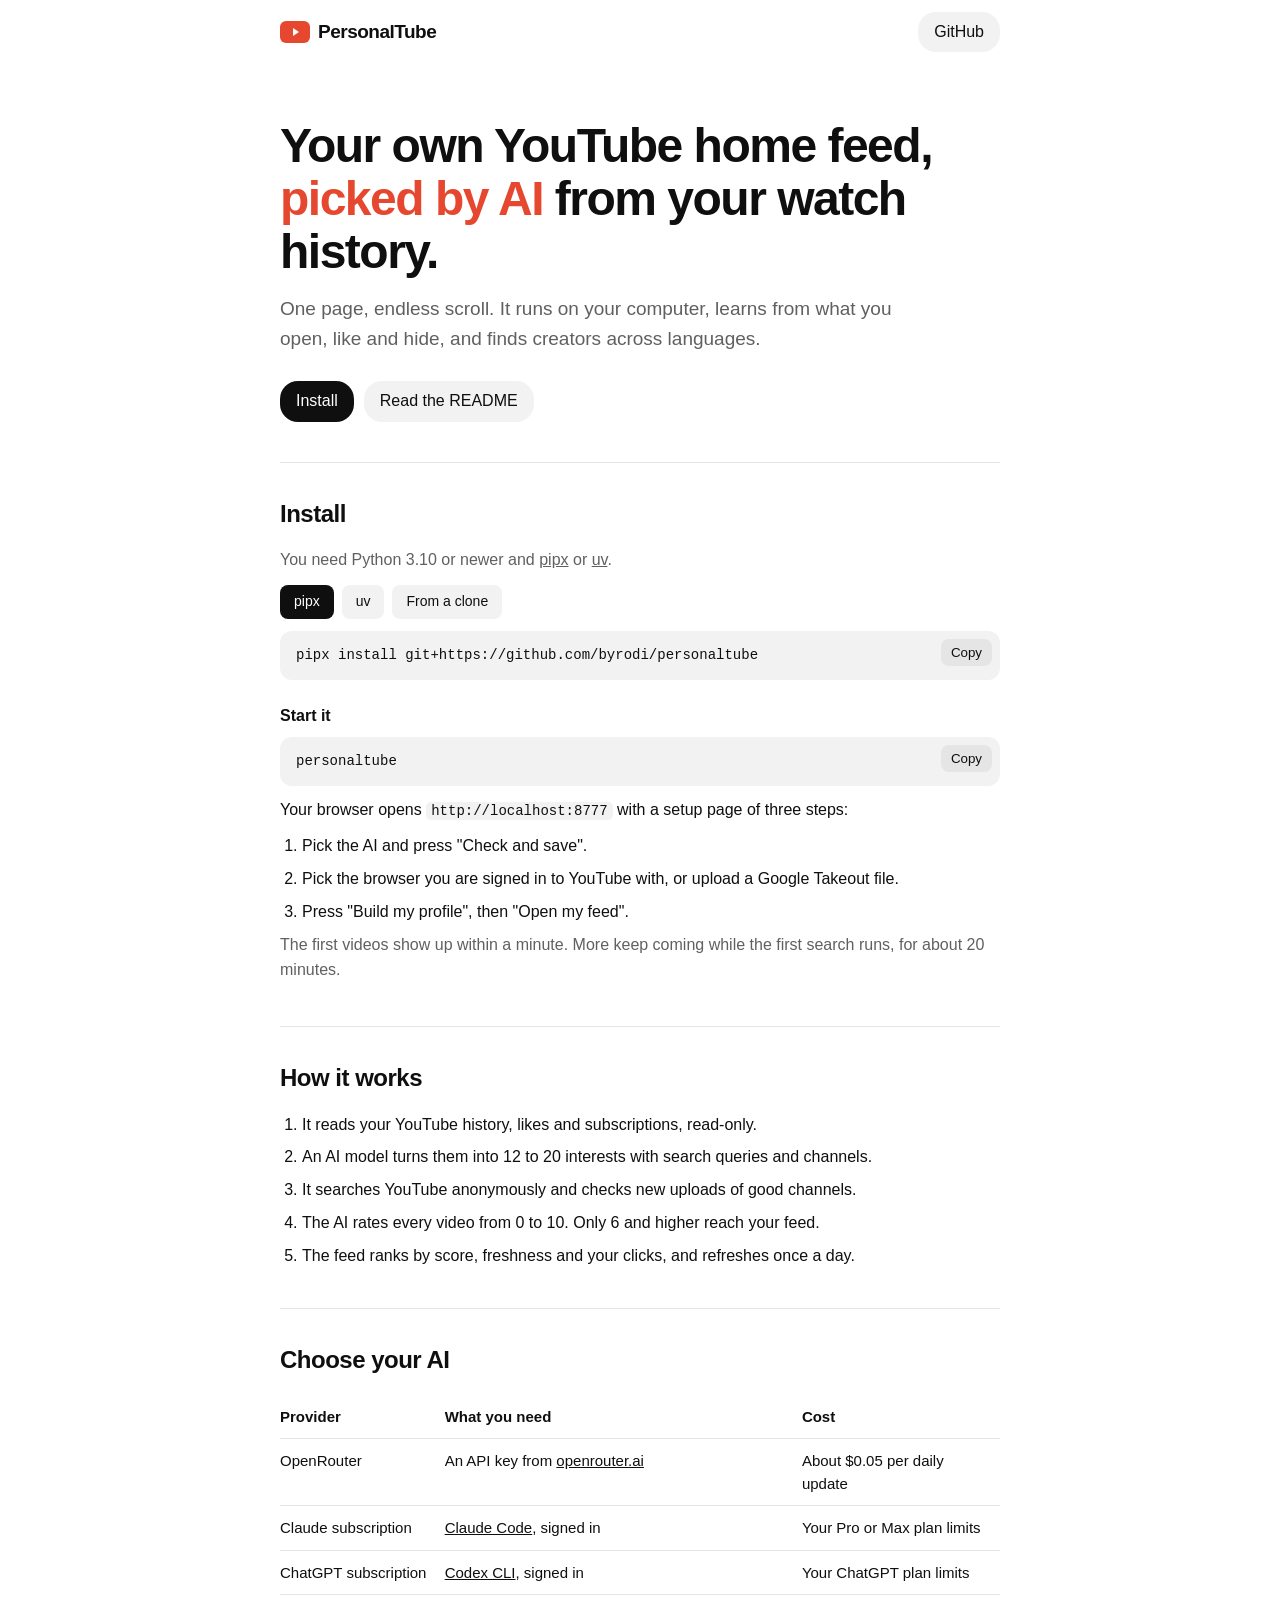
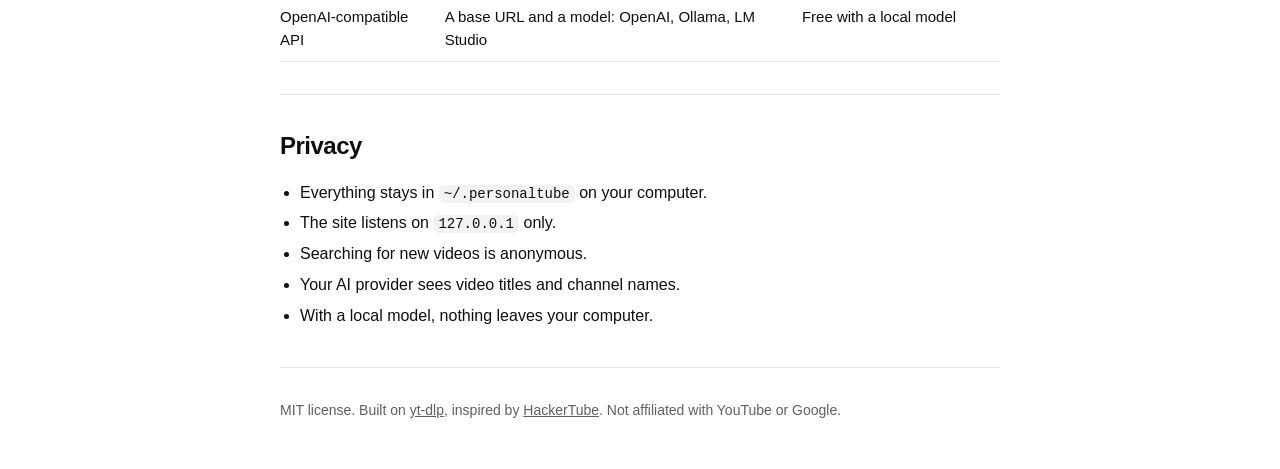
<file: pages/index.html>
<!doctype html>
<html lang="en">
<head>
<meta charset="utf-8">
<meta name="viewport" content="width=device-width, initial-scale=1, viewport-fit=cover">
<title>PersonalTube</title>
<meta name="description" content="Your own YouTube home feed, picked by AI from your watch history.">
<link rel="icon" href="data:image/svg+xml,%3Csvg xmlns='http://www.w3.org/2000/svg' viewBox='0 0 32 32'%3E%3Crect width='32' height='32' rx='8' fill='%23e5482f'/%3E%3Cpath d='M12 9v14l11-7z' fill='white'/%3E%3C/svg%3E">
<style>
:root {
  color-scheme: light;
  --bg: #ffffff;
  --bg2: #f2f2f2;
  --bg3: #e5e5e5;
  --fg: #0f0f0f;
  --muted: #606060;
  --accent: #e5482f;
}
@media (prefers-color-scheme: dark) {
  :root {
    color-scheme: dark;
    --bg: #0f0f0f;
    --bg2: #272727;
    --bg3: #3a3a3a;
    --fg: #f1f1f1;
    --muted: #aaaaaa;
    --accent: #ff6a4d;
  }
}
* { box-sizing: border-box; }
body {
  margin: 0;
  background: var(--bg);
  color: var(--fg);
  font: 16px/1.55 -apple-system, BlinkMacSystemFont, "Segoe UI", Roboto, Helvetica, Arial, sans-serif;
}
a { color: inherit; }
.wrap { max-width: 760px; margin: 0 auto; padding: 0 20px; }
header { height: 64px; display: flex; align-items: center; justify-content: space-between; }
.logo { display: flex; align-items: center; gap: 8px; font-weight: 700; font-size: 19px; letter-spacing: -0.5px; text-decoration: none; }
.mark { background: var(--accent); color: #fff; width: 30px; height: 22px; border-radius: 6px; display: grid; place-items: center; }
.mark svg { width: 16px; height: 16px; fill: currentColor; }
.pill { display: inline-flex; align-items: center; gap: 6px; padding: 8px 16px; border-radius: 18px; background: var(--bg2); font-weight: 500; text-decoration: none; }
.pill:hover { background: var(--bg3); }
.pill.main { background: var(--fg); color: var(--bg); }
.pill.main:hover { opacity: .85; }
.hero { padding: 56px 0 40px; }
h1 { font-size: clamp(32px, 6vw, 48px); line-height: 1.1; letter-spacing: -1.5px; margin: 0 0 16px; }
h1 em { font-style: normal; color: var(--accent); }
.lead { font-size: 19px; color: var(--muted); margin: 0 0 28px; max-width: 34em; }
.actions { display: flex; flex-wrap: wrap; gap: 10px; }
section { padding: 32px 0; border-top: 1px solid var(--bg3); }
h2 { font-size: 24px; letter-spacing: -0.5px; margin: 0 0 16px; }
h3 { font-size: 16px; margin: 24px 0 8px; }
p { margin: 0 0 12px; }
.muted { color: var(--muted); }
ol.steps { margin: 0; padding-left: 22px; }
ol.steps li { margin-bottom: 8px; }
.cmd { position: relative; margin: 0 0 12px; }
.cmd pre { margin: 0; padding: 14px 52px 14px 16px; background: var(--bg2); border-radius: 12px; overflow-x: auto; font: 14px/1.5 ui-monospace, SFMono-Regular, Menlo, Consolas, monospace; }
.cmd pre .c { color: var(--muted); }
.copy { position: absolute; top: 8px; right: 8px; border: 0; border-radius: 8px; padding: 6px 10px; background: var(--bg3); color: var(--fg); font: 12px/1 inherit; cursor: pointer; }
.copy:hover { background: var(--accent); color: #fff; }
.tabs { display: flex; gap: 8px; margin-bottom: 12px; }
.tab { border: 0; border-radius: 8px; padding: 6px 14px; background: var(--bg2); color: var(--fg); font: inherit; font-size: 14px; cursor: pointer; }
.tab[aria-selected="true"] { background: var(--fg); color: var(--bg); }
.table { overflow-x: auto; }
table { border-collapse: collapse; width: 100%; font-size: 15px; }
th, td { text-align: left; padding: 10px 12px 10px 0; border-bottom: 1px solid var(--bg3); vertical-align: top; }
th { font-weight: 600; }
ul.plain { margin: 0; padding-left: 20px; }
ul.plain li { margin-bottom: 6px; }
code { font: 14px ui-monospace, SFMono-Regular, Menlo, Consolas, monospace; background: var(--bg2); padding: 1px 5px; border-radius: 5px; }
footer { padding: 32px 0 48px; border-top: 1px solid var(--bg3); color: var(--muted); font-size: 14px; }
[hidden] { display: none !important; }
</style>
</head>
<body>
<div class="wrap">
  <header>
    <a class="logo" href="./"><span class="mark"><svg viewBox="0 0 24 24"><path d="M9 6v12l9-6z"/></svg></span>PersonalTube</a>
    <a class="pill" href="https://github.com/byrodi/personaltube">GitHub</a>
  </header>

  <div class="hero">
    <h1>Your own YouTube home feed, <em>picked by AI</em> from your watch history.</h1>
    <p class="lead">One page, endless scroll. It runs on your computer, learns from what you open, like and hide, and finds creators across languages.</p>
    <div class="actions">
      <a class="pill main" href="#install">Install</a>
      <a class="pill" href="https://github.com/byrodi/personaltube#readme">Read the README</a>
    </div>
  </div>

  <section id="install">
    <h2>Install</h2>
    <p class="muted">You need Python 3.10 or newer and <a href="https://pipx.pypa.io">pipx</a> or <a href="https://docs.astral.sh/uv/">uv</a>.</p>
    <div class="tabs" role="tablist">
      <button class="tab" role="tab" aria-selected="true" data-tab="pipx">pipx</button>
      <button class="tab" role="tab" aria-selected="false" data-tab="uv">uv</button>
      <button class="tab" role="tab" aria-selected="false" data-tab="clone">From a clone</button>
    </div>
    <div class="cmd" data-panel="pipx"><pre>pipx install git+https://github.com/byrodi/personaltube</pre><button class="copy">Copy</button></div>
    <div class="cmd" data-panel="uv" hidden><pre>uv tool install git+https://github.com/byrodi/personaltube</pre><button class="copy">Copy</button></div>
    <div class="cmd" data-panel="clone" hidden><pre>git clone https://github.com/byrodi/personaltube
cd personaltube
pipx install .</pre><button class="copy">Copy</button></div>

    <h3>Start it</h3>
    <div class="cmd"><pre>personaltube</pre><button class="copy">Copy</button></div>
    <p>Your browser opens <code>http://localhost:8777</code> with a setup page of three steps:</p>
    <ol class="steps">
      <li>Pick the AI and press "Check and save".</li>
      <li>Pick the browser you are signed in to YouTube with, or upload a Google Takeout file.</li>
      <li>Press "Build my profile", then "Open my feed".</li>
    </ol>
    <p class="muted">The first videos show up within a minute. More keep coming while the first search runs, for about 20 minutes.</p>
  </section>

  <section>
    <h2>How it works</h2>
    <ol class="steps">
      <li>It reads your YouTube history, likes and subscriptions, read-only.</li>
      <li>An AI model turns them into 12 to 20 interests with search queries and channels.</li>
      <li>It searches YouTube anonymously and checks new uploads of good channels.</li>
      <li>The AI rates every video from 0 to 10. Only 6 and higher reach your feed.</li>
      <li>The feed ranks by score, freshness and your clicks, and refreshes once a day.</li>
    </ol>
  </section>

  <section>
    <h2>Choose your AI</h2>
    <div class="table">
      <table>
        <tr><th>Provider</th><th>What you need</th><th>Cost</th></tr>
        <tr><td>OpenRouter</td><td>An API key from <a href="https://openrouter.ai">openrouter.ai</a></td><td>About $0.05 per daily update</td></tr>
        <tr><td>Claude subscription</td><td><a href="https://claude.com/claude-code">Claude Code</a>, signed in</td><td>Your Pro or Max plan limits</td></tr>
        <tr><td>ChatGPT subscription</td><td><a href="https://github.com/openai/codex">Codex CLI</a>, signed in</td><td>Your ChatGPT plan limits</td></tr>
        <tr><td>OpenAI-compatible API</td><td>A base URL and a model: OpenAI, Ollama, LM Studio</td><td>Free with a local model</td></tr>
      </table>
    </div>
  </section>

  <section>
    <h2>Privacy</h2>
    <ul class="plain">
      <li>Everything stays in <code>~/.personaltube</code> on your computer.</li>
      <li>The site listens on <code>127.0.0.1</code> only.</li>
      <li>Searching for new videos is anonymous.</li>
      <li>Your AI provider sees video titles and channel names.</li>
      <li>With a local model, nothing leaves your computer.</li>
    </ul>
  </section>

  <footer>
    MIT license. Built on <a href="https://github.com/yt-dlp/yt-dlp">yt-dlp</a>, inspired by <a href="https://hackertube.org">HackerTube</a>. Not affiliated with YouTube or Google.
  </footer>
</div>
<script>
document.querySelectorAll('.tab').forEach(tab => tab.addEventListener('click', () => {
  document.querySelectorAll('.tab').forEach(t => t.setAttribute('aria-selected', t === tab));
  document.querySelectorAll('[data-panel]').forEach(p => { p.hidden = p.dataset.panel !== tab.dataset.tab; });
}));
document.querySelectorAll('.copy').forEach(btn => btn.addEventListener('click', async () => {
  try {
    await navigator.clipboard.writeText(btn.previousElementSibling.textContent);
    btn.textContent = 'Copied';
  } catch {
    btn.textContent = 'Select and copy';
  }
  setTimeout(() => { btn.textContent = 'Copy'; }, 1500);
}));
</script>
</body>
</html>
</file>
